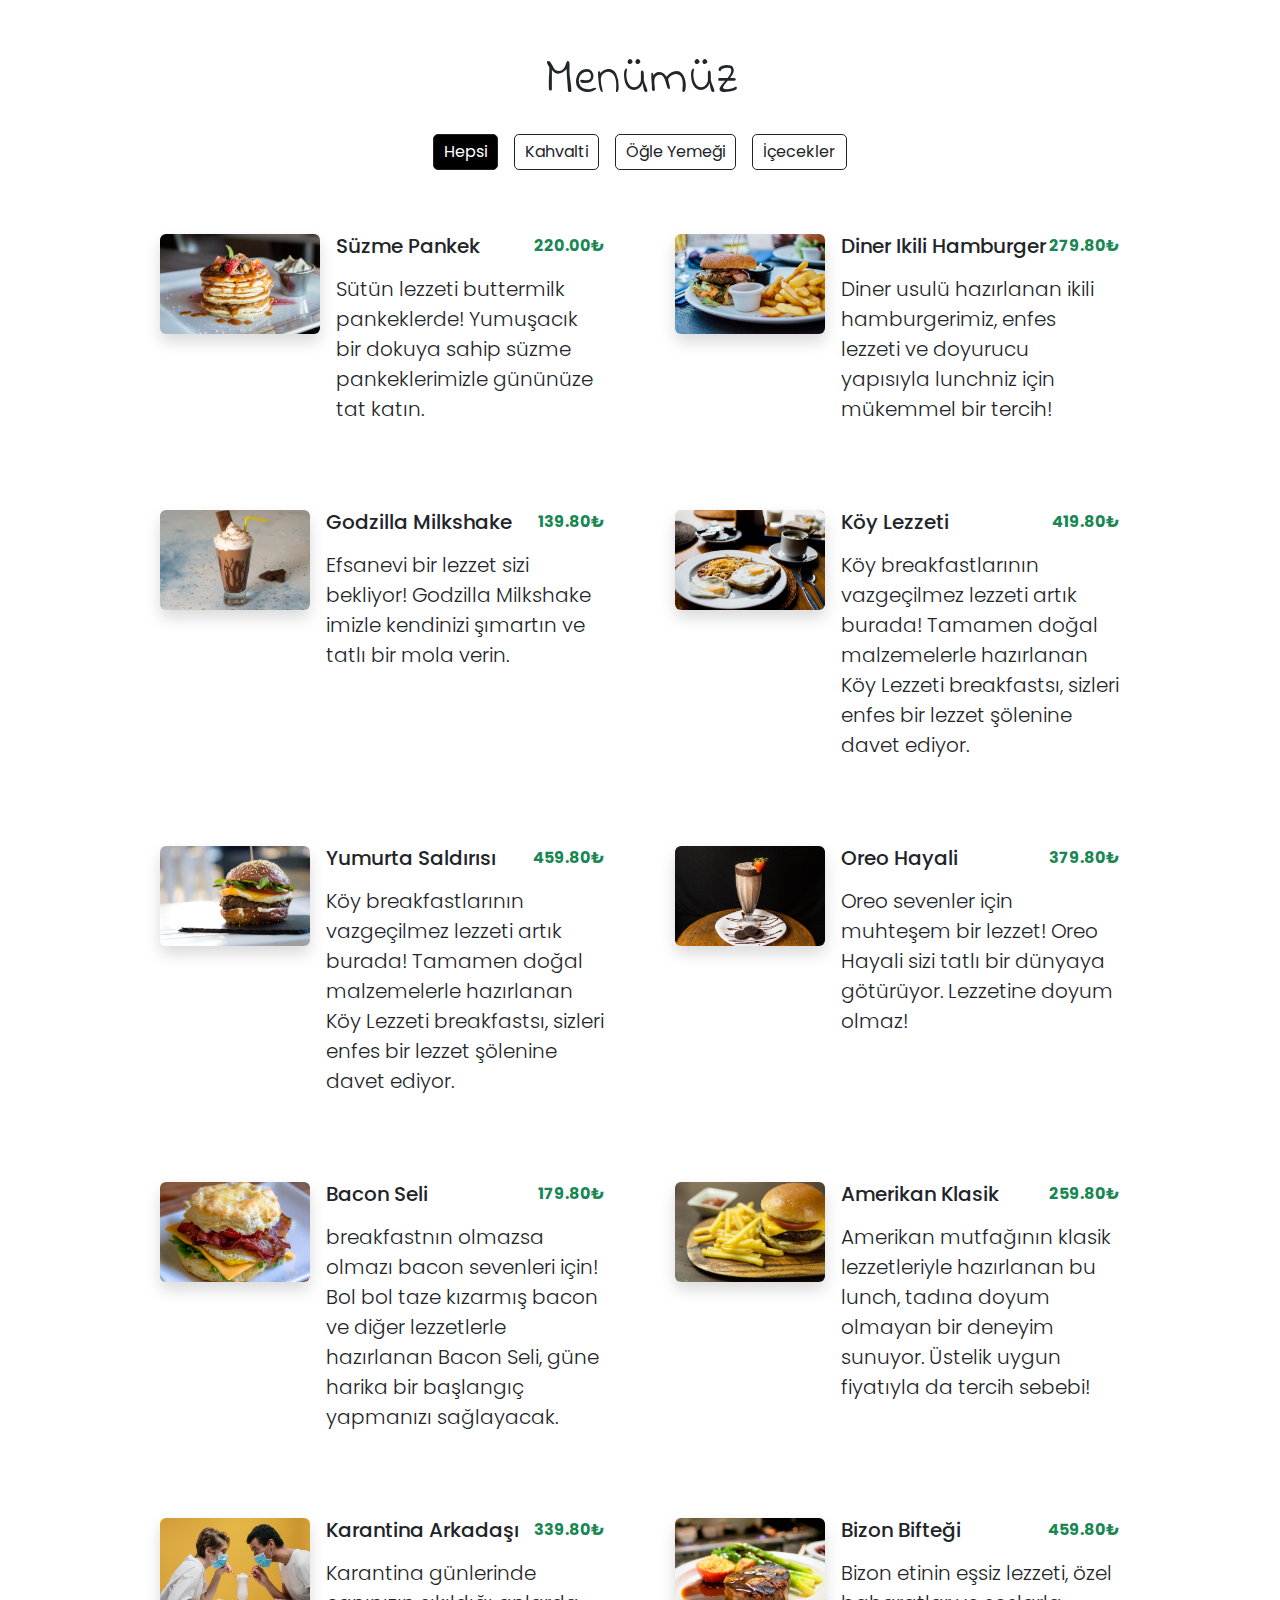
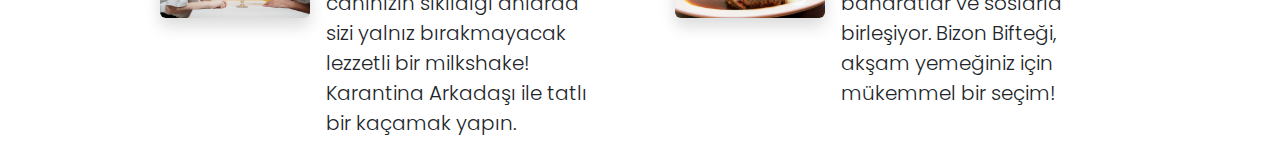
<file: index.html>
<!DOCTYPE html>
<html lang="en">
  <head>
    <meta charset="UTF-8" />
    <meta name="viewport" content="width=device-width, initial-scale=1.0" />
    <!-- boosrtap import-->
    <link
      rel="stylesheet"
      href="https://cdnjs.cloudflare.com/ajax/libs/bootstrap/5.3.3/css/bootstrap.min.css"
    />
    <!-- css link-->
    <link rel="stylesheet" href="./style.css" />
    <title>QR Menu</title>
  </head>
  <body>
    <!--* baslik-->
    <h1 class="heading">Menümüz</h1>

    <!--* butonlar-->
    <div id="buttons" class="d-flex justify-content-center gap-3 my-4">

      <div>
        <label  for="all">Hepsi</label>
        <input type="radio" name="cat" id="all" checked/>
      </div>

      <div>
        <label  for="breakfast">Kahvalti</label>
        <input type="radio" name="cat" id="breakfast" />
      </div>

      <div>
        <label  for="lunch">Öğle Yemeği</label>
        <input type="radio" name="cat" id="lunch" />
      </div>

      <div>
        <label  for="shakes">İçecekler</label>
        <input type="radio" name="cat" id="shakes" />
      </div>
    </div>

    <!--* menu listesi-->
    <div id="menu-list">
      <!-- kart-->
      <!-- <a 
        href="#"
        id="card" 
        class="d-flex flex-column flex-md-row text-dark gap-3 text-decoration-none">
            <img 
            class="rounded shadow img-fluid" 
            src="./images/item-2.jpeg">

            <div>
                <div class="d-flex justify-content-between text-capitalize">
                    <h5>Diner ikili hamburger</h5>
                    <p class="text-success fw-bold">419.70$</p>
                </div>

                <p class="lead">
                    diner usulu hazirlanan ikili hamburgerimiz, enfes lezzeti ive doyurucu yapisiyla lunchniz icin mukemmel bir tercih!
                </p>
            </div>
        </a>  -->
    </div>

    <script src="main.js" type="module"></script>
  </body>
</html>
</file>
<file: style.css>
@import url('https://fonts.googleapis.com/css2?family=Indie+Flower&family=Poppins:ital,wght@0,100;0,200;0,300;0,400;0,500;0,600;0,700;0,800;0,900;1,100;1,200;1,300;1,400;1,500;1,600;1,700;1,800;1,900&display=swap');

body {
    font-family: "poppins";
}
.heading{
    font-family: "indie flower";
    text-align: center;
    margin-top: 50px;
    font-size: 50px;
}

#menu-list{
    display: grid;
    padding: 40px 160px 0;
    justify-content: center;
    grid-template-columns: repeat(auto-fit, minmax(400px, 1fr));
    gap: 70px;
}
#card img{
    width: 160px;
    height: 100px;
    object-fit: cover;
}

@media(max-width:768px){
    #card{
        max-width: 400px;
    }
    #card img{
        width: 100%;
        height: 240px;
    }

}

#buttons label{
    padding: 5px 10px;
    border: 1px solid rgb(37,33,33);
    border-radius: 5px;
    transition: all 0.3s ;
    cursor: pointer;
}

#buttons label:hover{
    background-color: black;
    color: white;
}

/*eger buttons id'li elementin icindeki div'in icerisinde tikli bir input varsa o divin icerisindeki labeli'in arkaplaninin degistir. */
#buttons div:has(input:checked) label{
    color: white;
    background-color: black;    
}

#buttons input{
    display: none;
}
</file>
